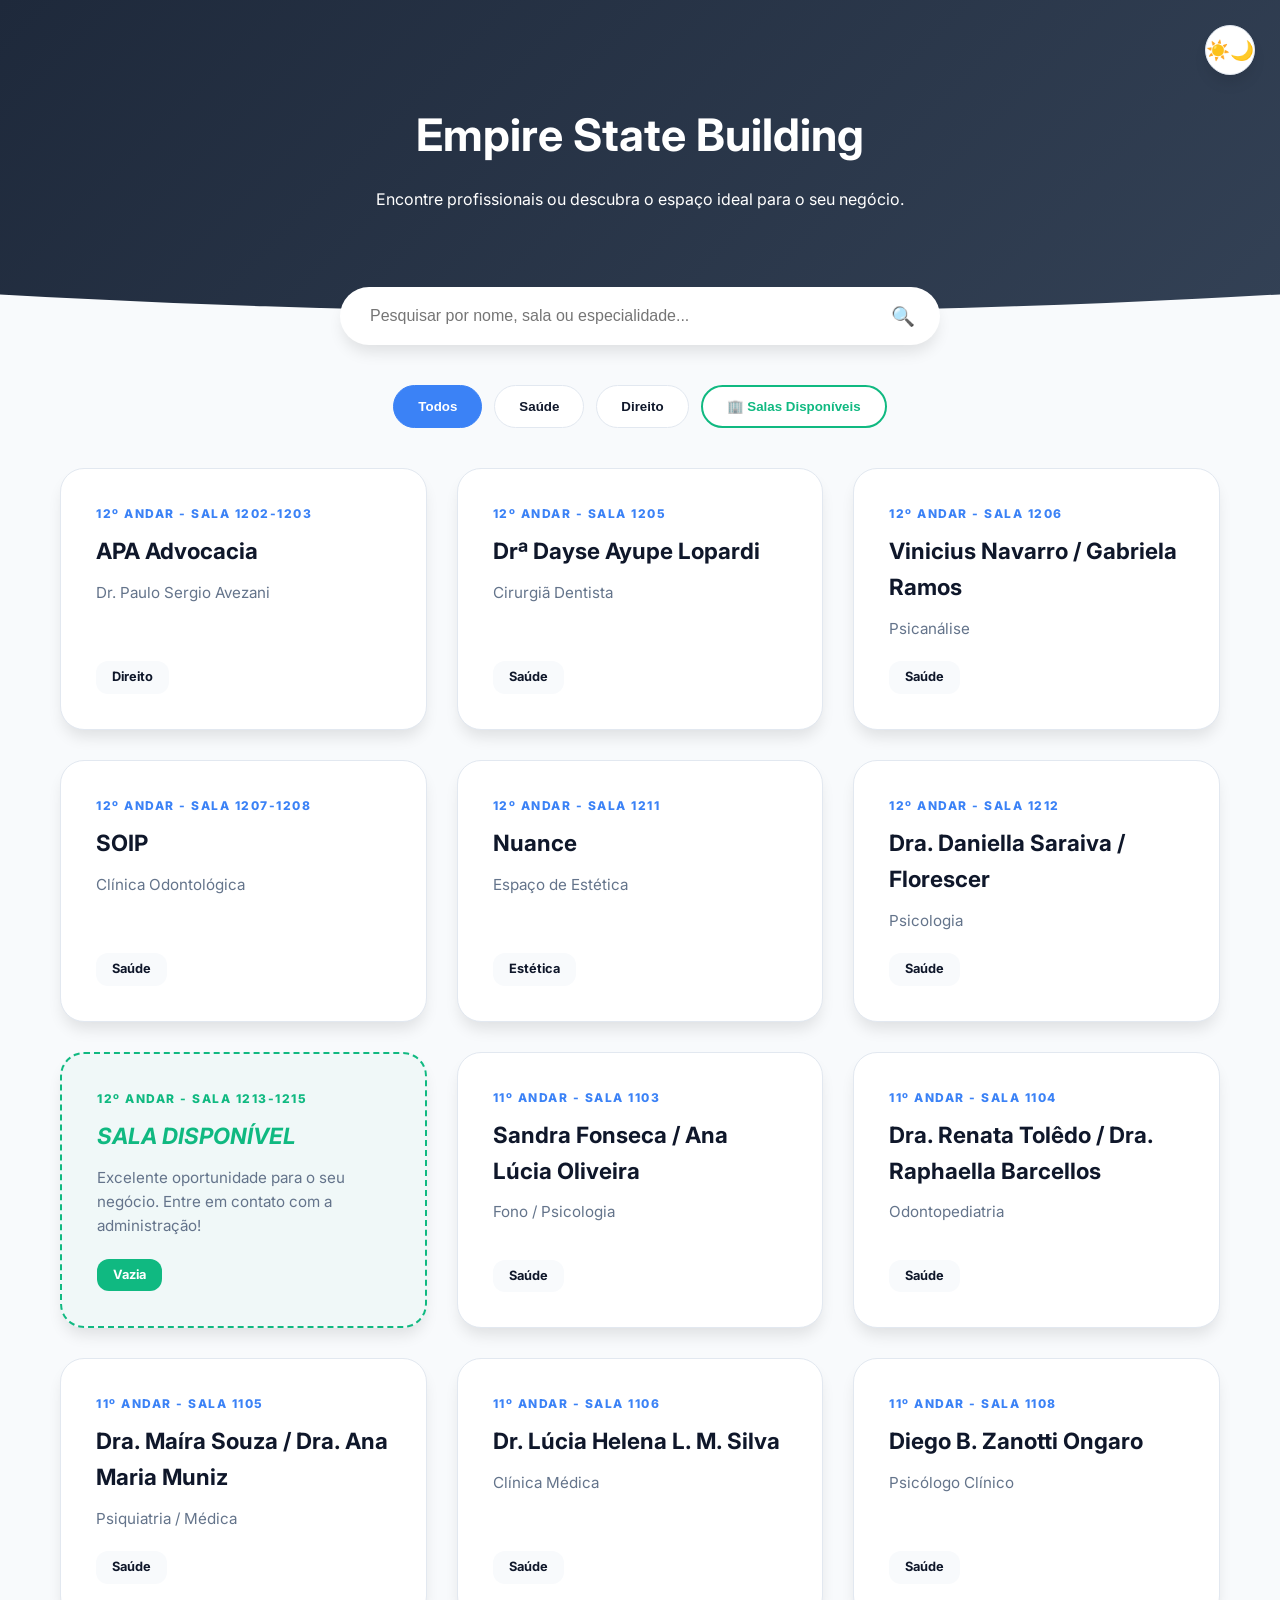
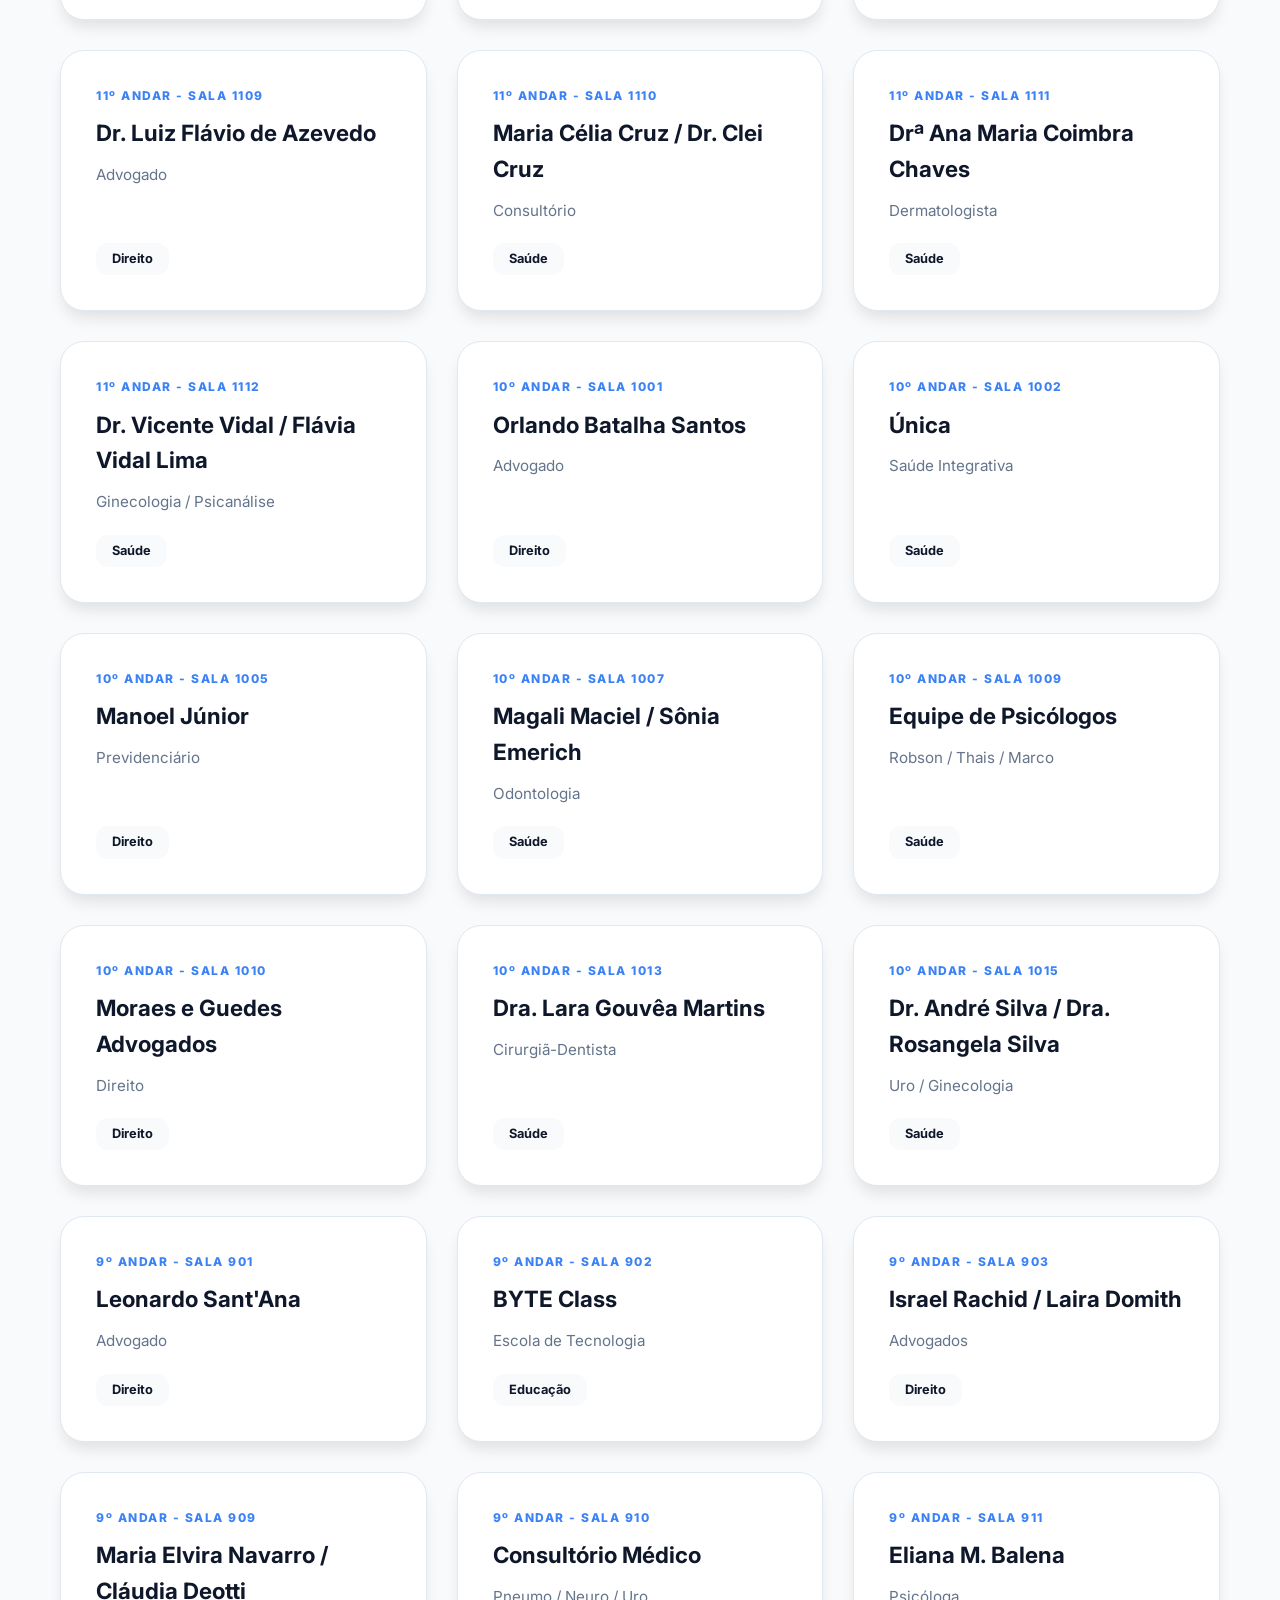
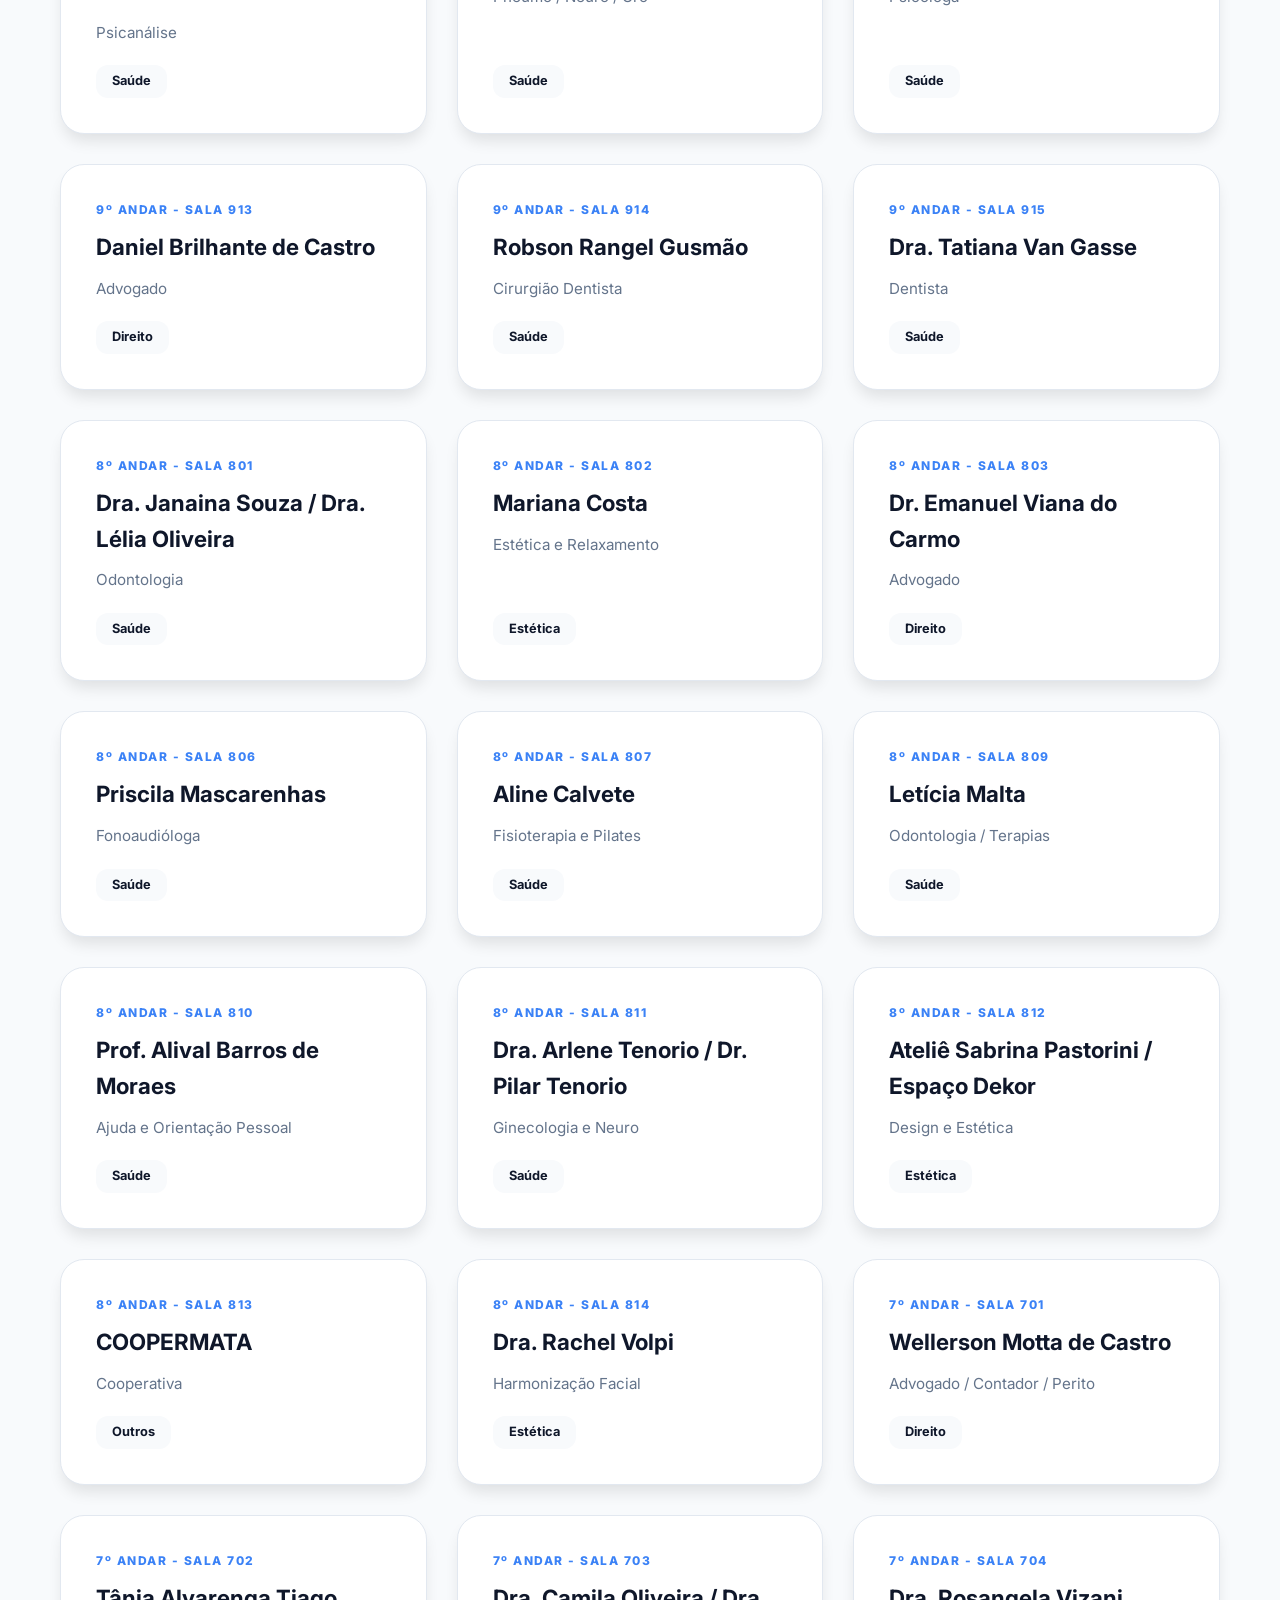
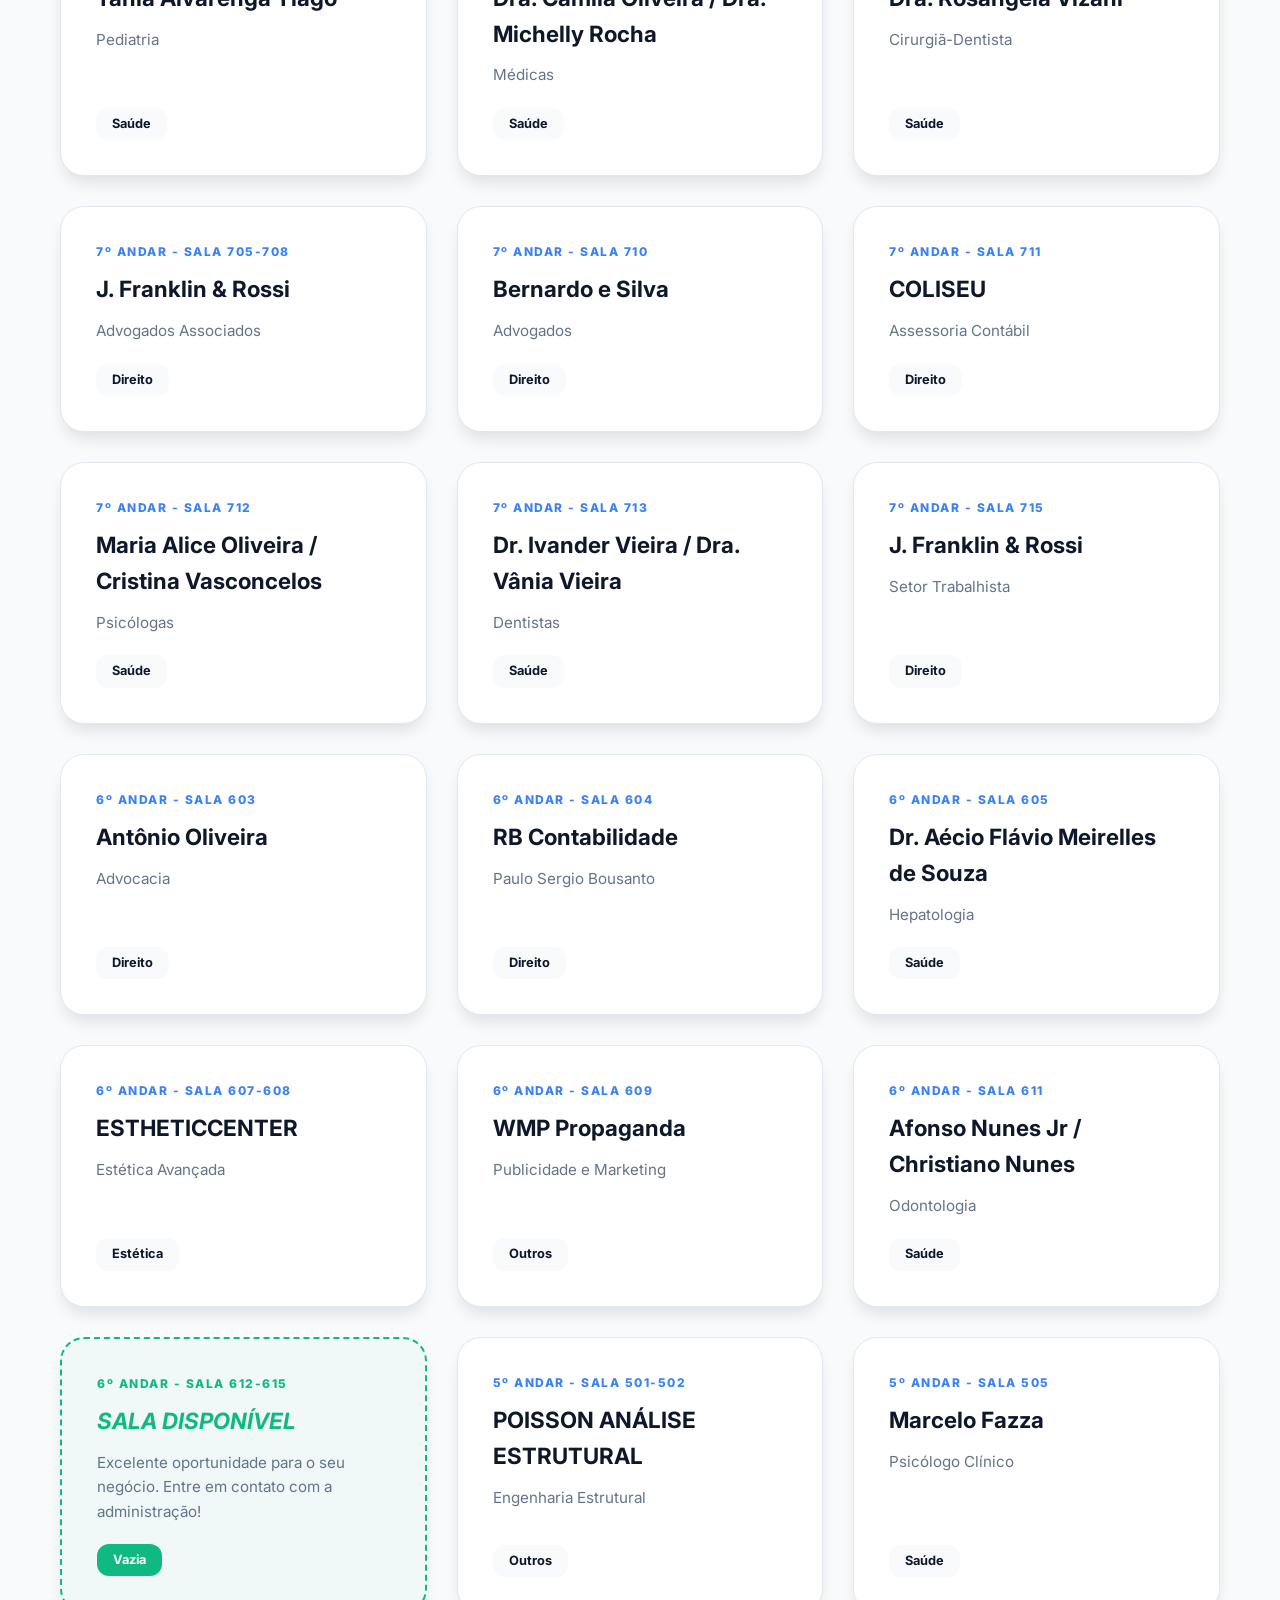
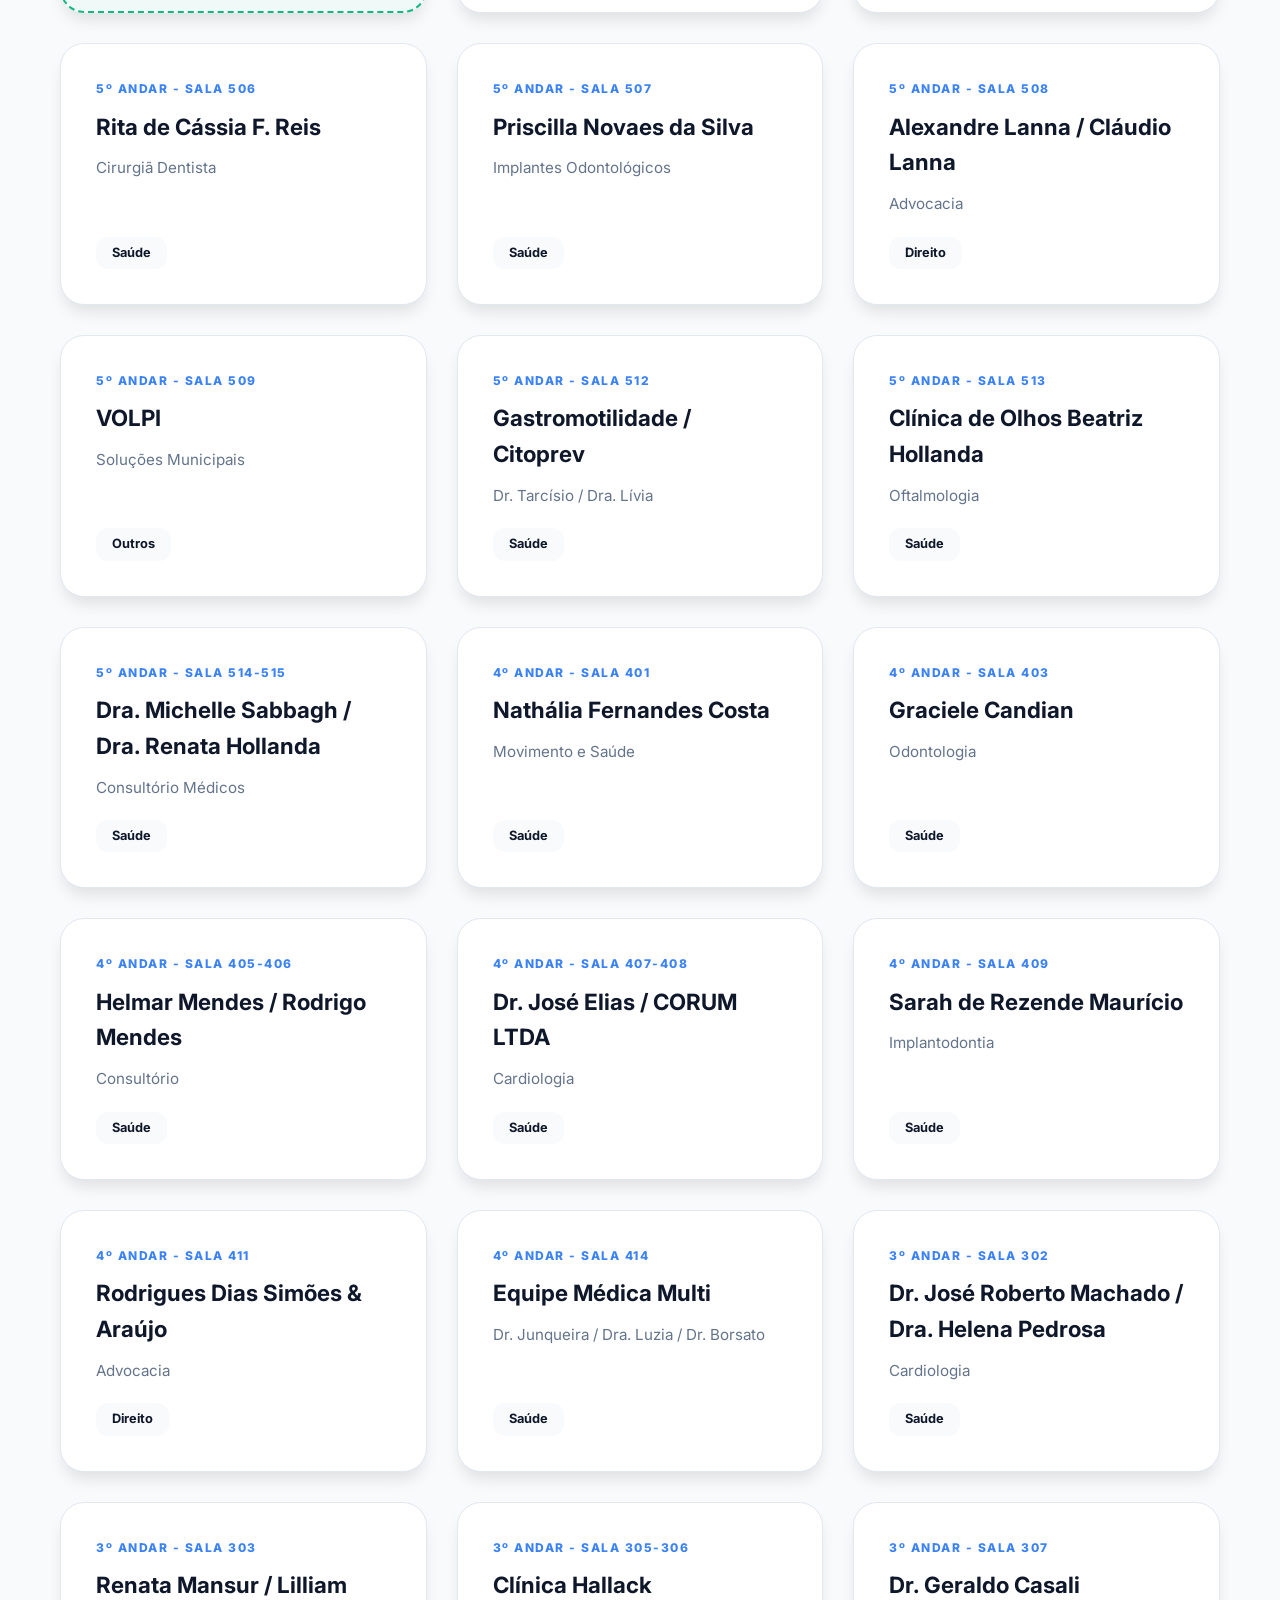
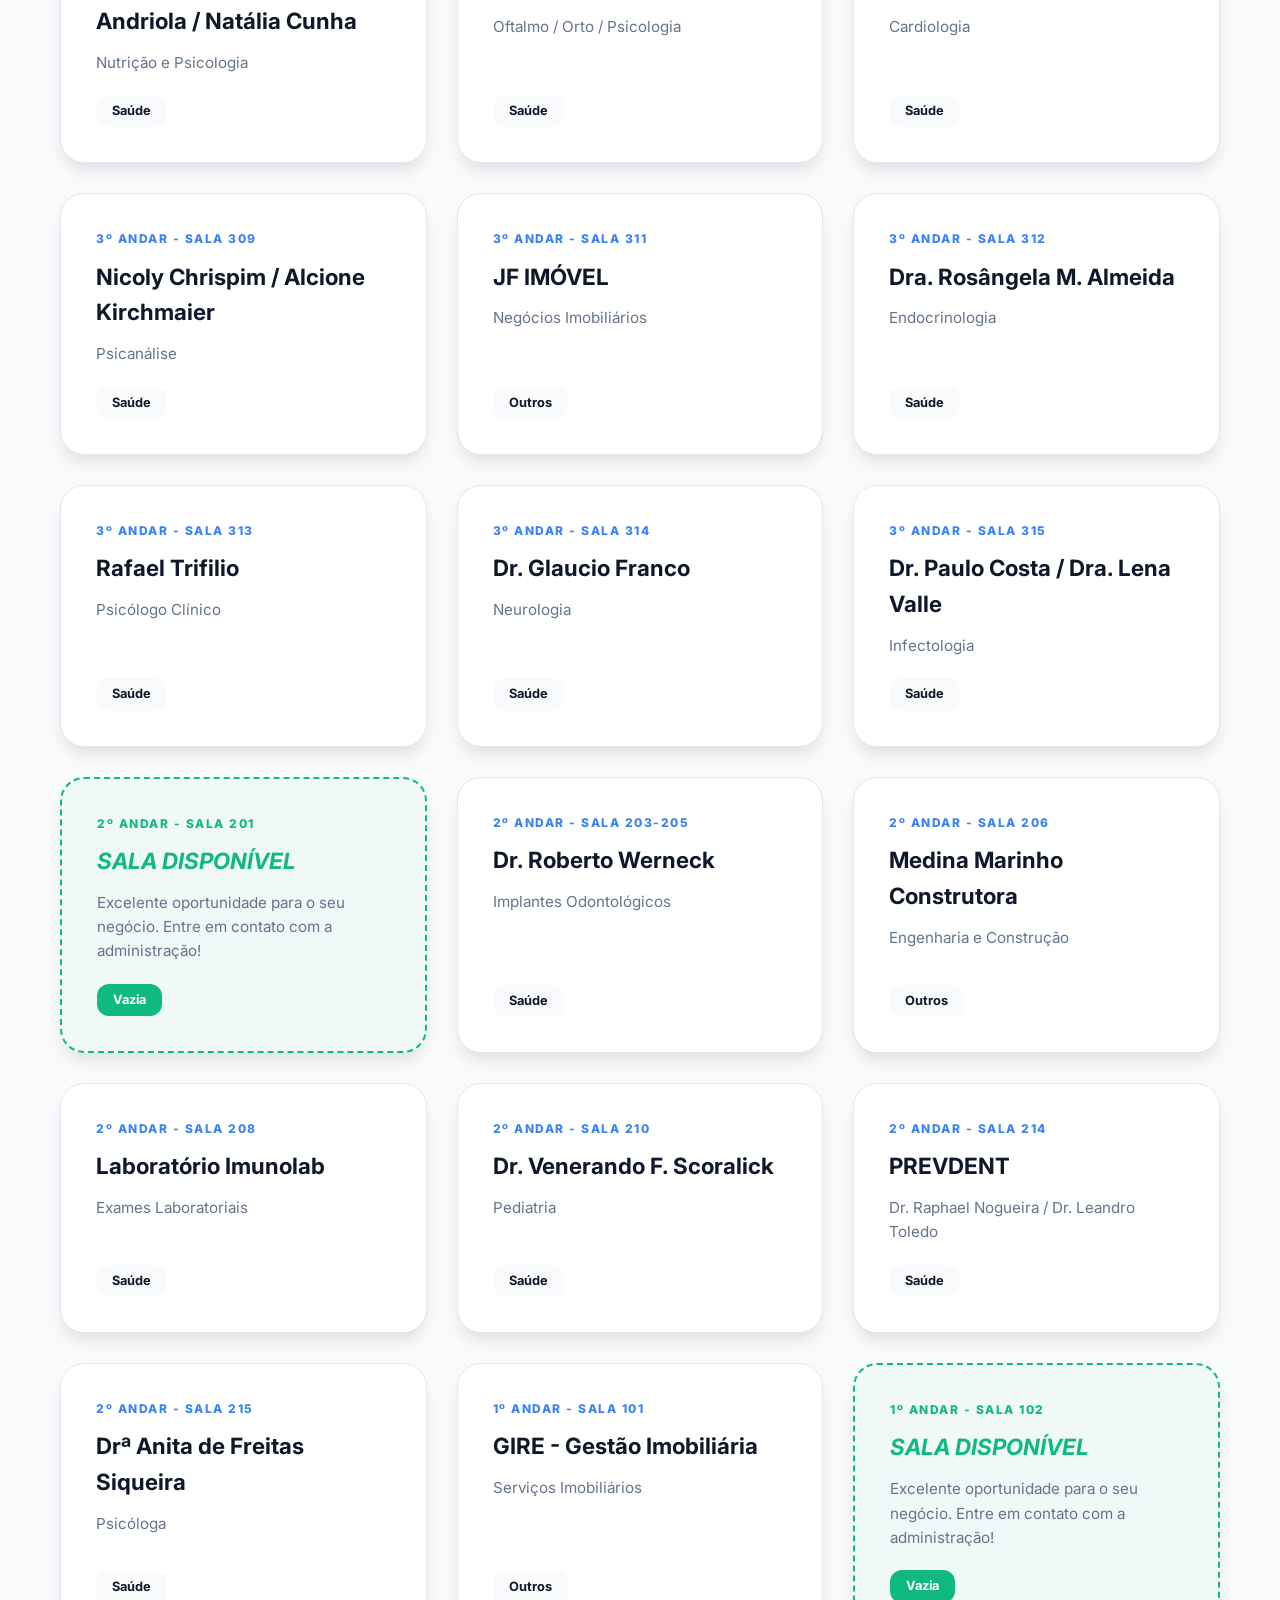
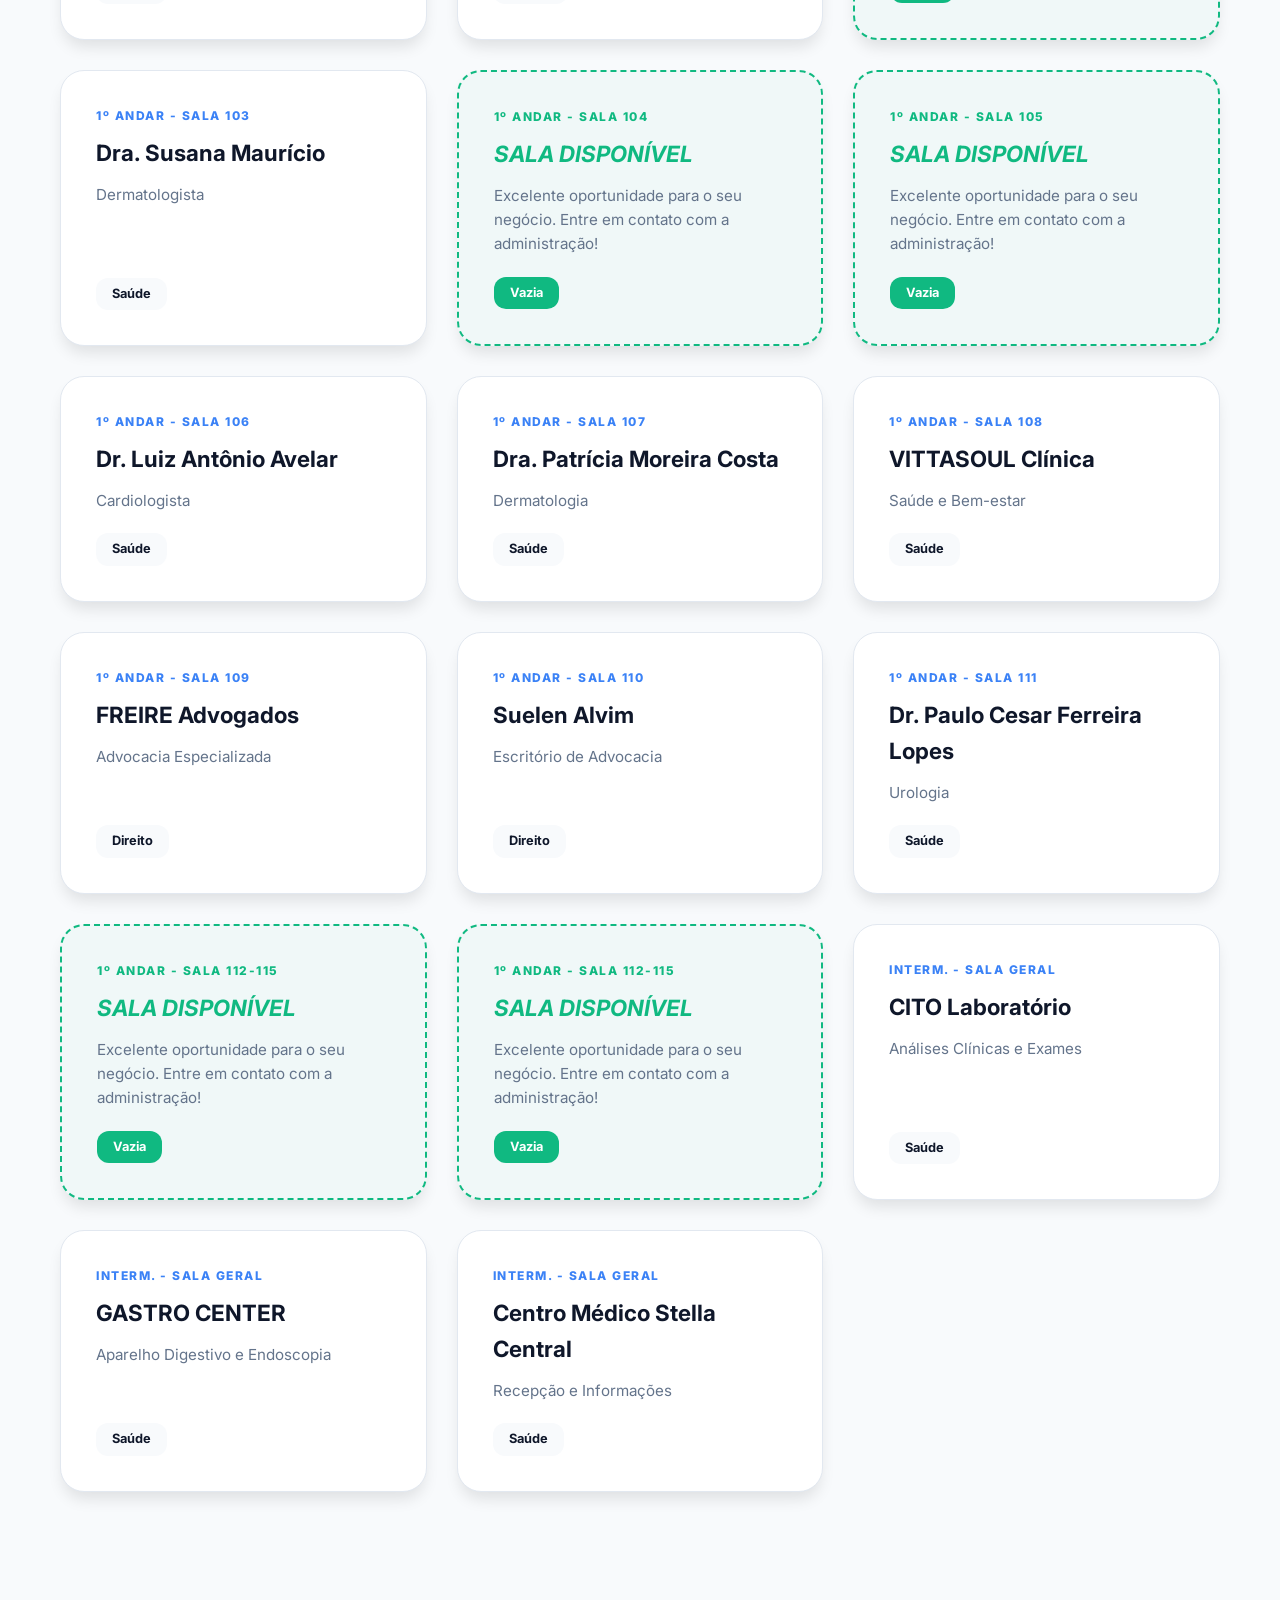
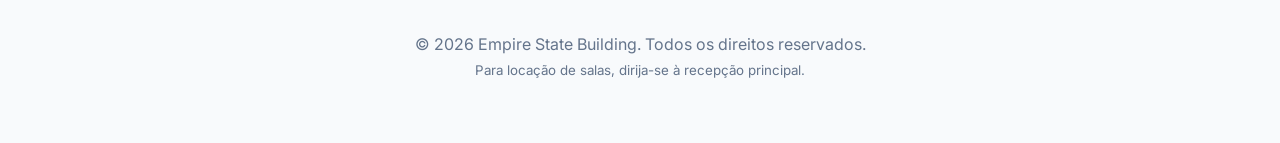
<file: index.html>
<!doctype html>
<html lang="pt-br" data-theme="light">
  <head>
    <meta charset="UTF-8" />
    <meta name="viewport" content="width=device-width, initial-scale=1.0" />
    <title>Empire State Building | Gestão de Espaços</title>

    <link rel="stylesheet" href="style.css" />

    <link rel="preconnect" href="https://fonts.googleapis.com" />
    <link rel="preconnect" href="https://fonts.gstatic.com" crossorigin />
    <link
      href="https://fonts.googleapis.com/css2?family=Inter:wght@400;600;700&display=swap"
      rel="stylesheet"
    />
  </head>
  <body>
    <button
      id="theme-toggle"
      class="theme-btn"
      aria-label="Alternar modo de cor"
    >
      <span class="icon-sun">☀️</span>
      <span class="icon-moon">🌙</span>
    </button>

    <header class="hero">
      <div class="hero-content">
        <h1>Empire State Building</h1>
        <p>
          Encontre profissionais ou descubra o espaço ideal para o seu negócio.
        </p>
      </div>
    </header>

    <main class="container">
      <div class="search-container">
        <input
          type="text"
          id="searchInput"
          placeholder="Pesquisar por nome, sala ou especialidade..."
          onkeyup="buscar()"
        />
        <span class="search-icon">🔍</span>
      </div>

      <nav class="filters">
        <button class="filter-btn active" onclick="filter('todos', this)">
          Todos
        </button>
        <button class="filter-btn" onclick="filter('saúde', this)">
          Saúde
        </button>
        <button class="filter-btn" onclick="filter('direito', this)">
          Direito
        </button>
        <button class="filter-btn btn-negocios" onclick="filterVazias(this)">
          🏢 Salas Disponíveis
        </button>
      </nav>

      <section class="directory" id="directory"></section>
    </main>

    <footer class="footer">
      <p>&copy; 2026 Empire State Building. Todos os direitos reservados.</p>
      <p>
        <small>Para locação de salas, dirija-se à recepção principal.</small>
      </p>
    </footer>

    <script src="script.js"></script>
  </body>
</html>
</file>
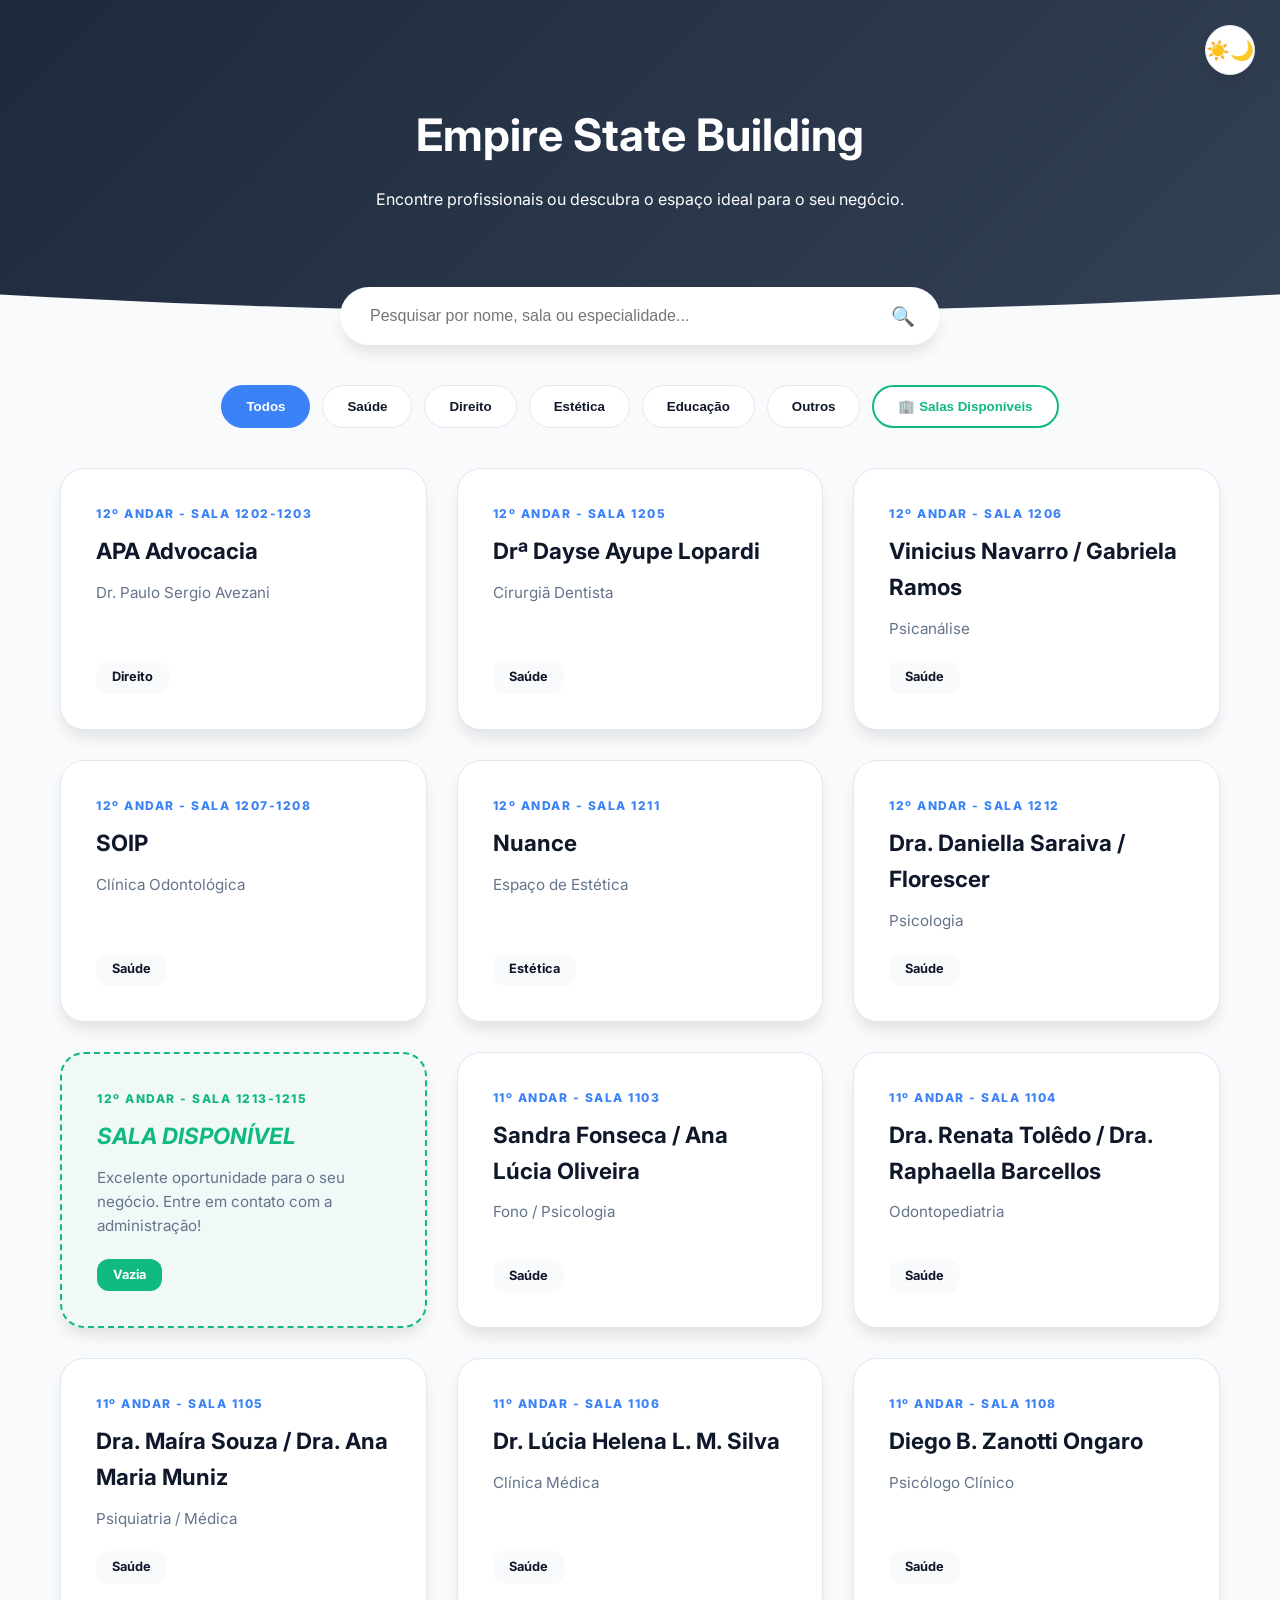
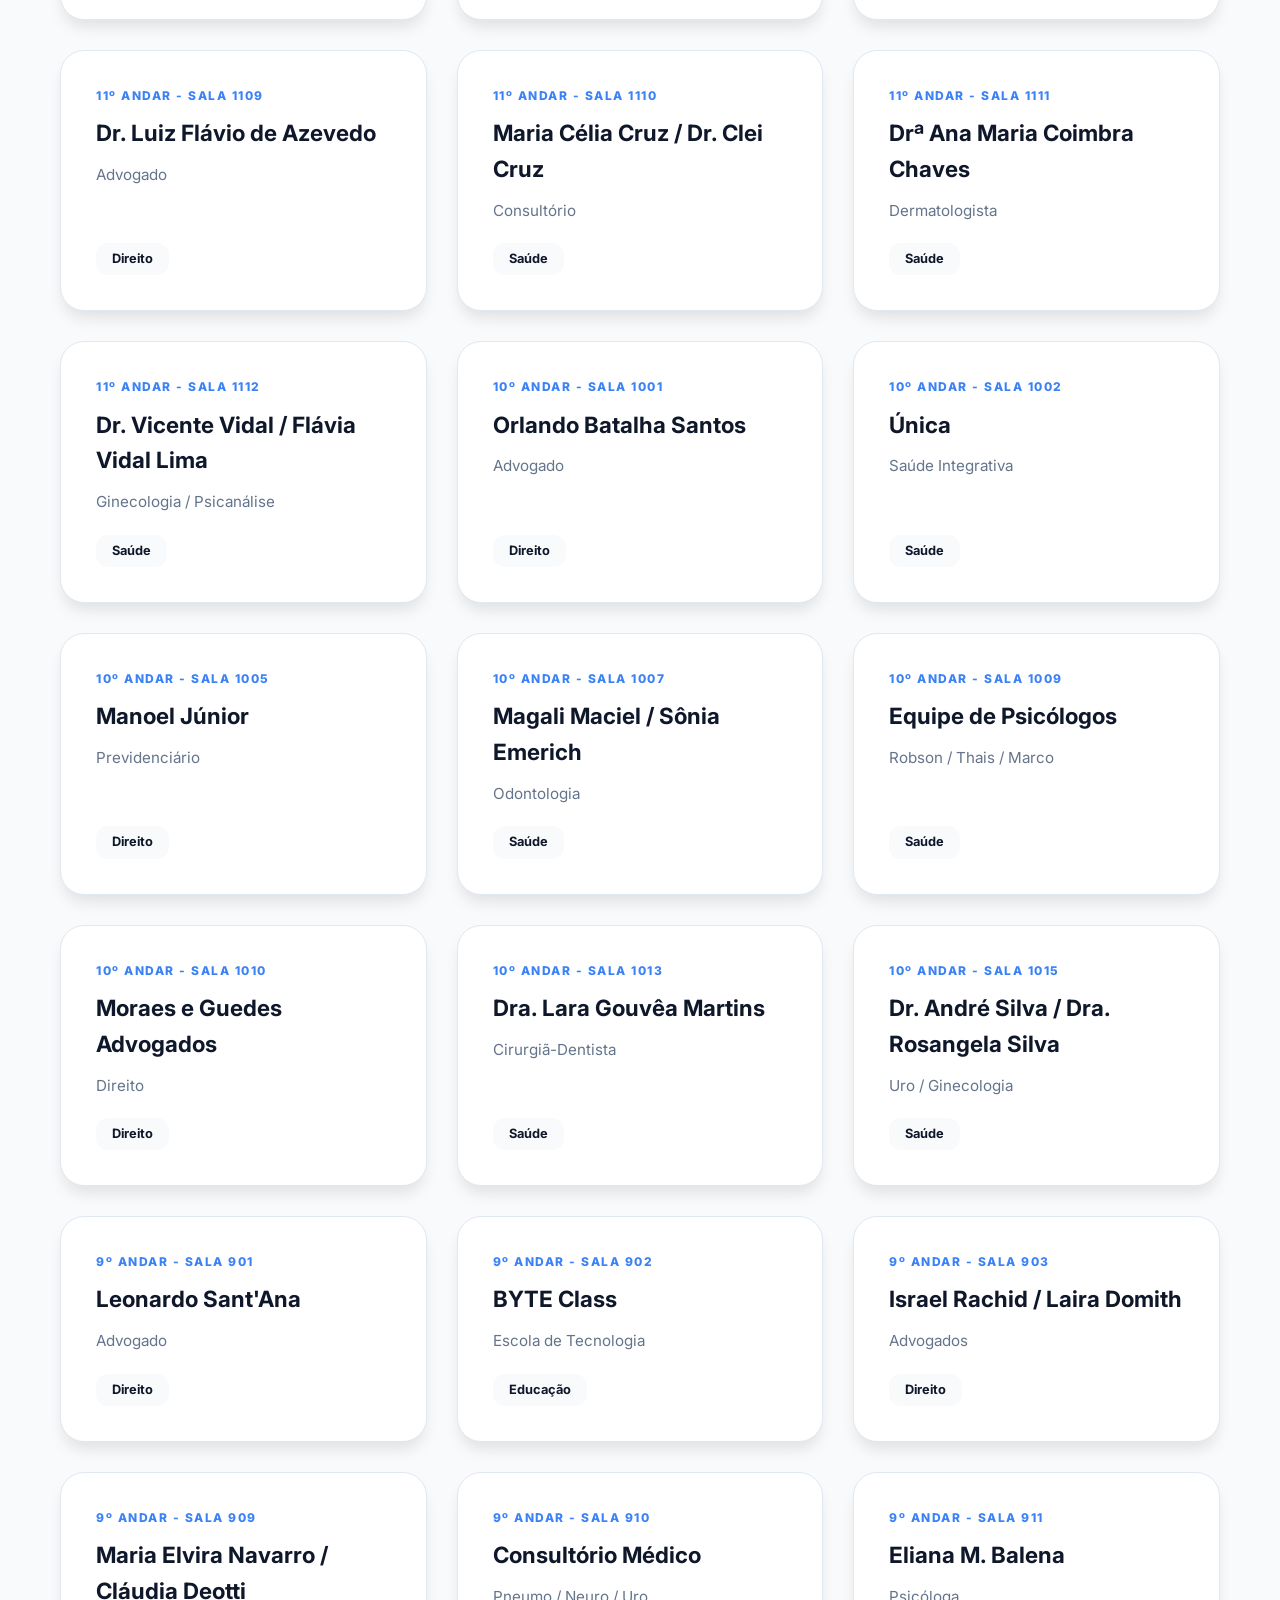
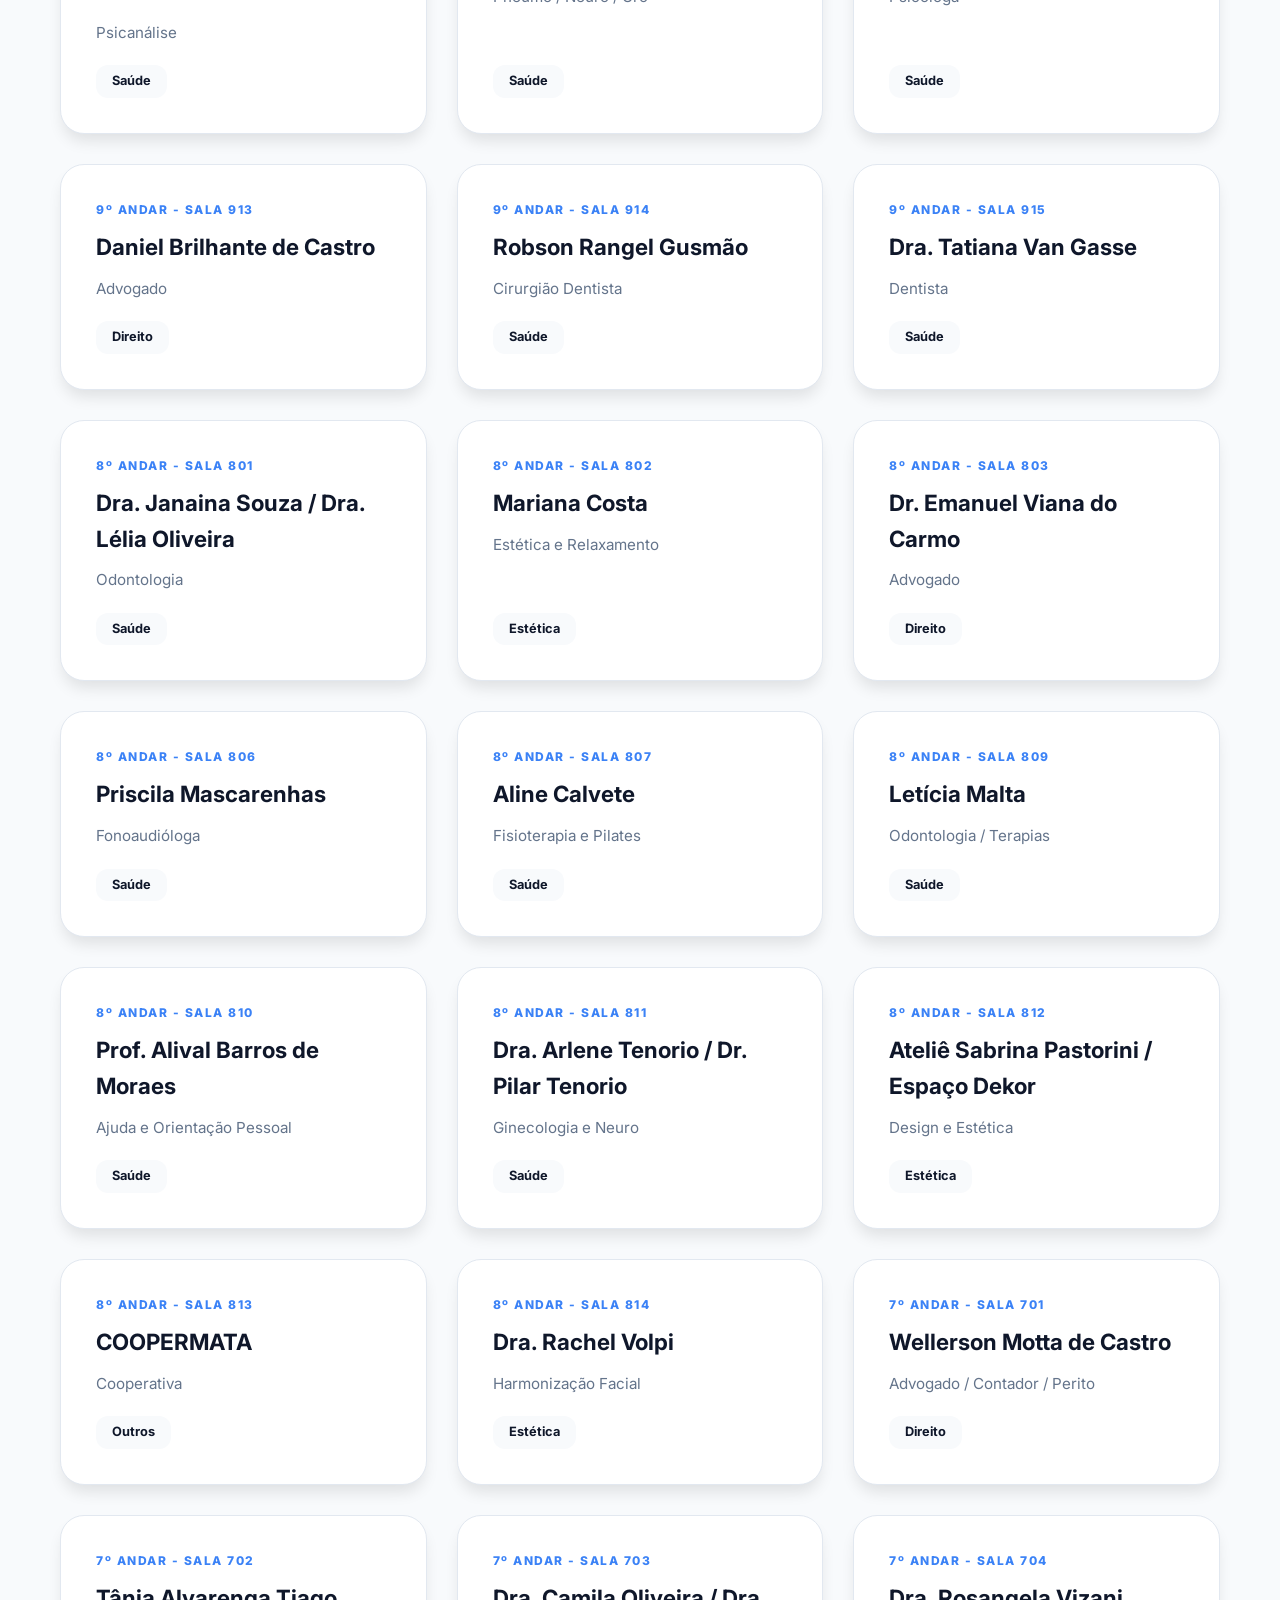
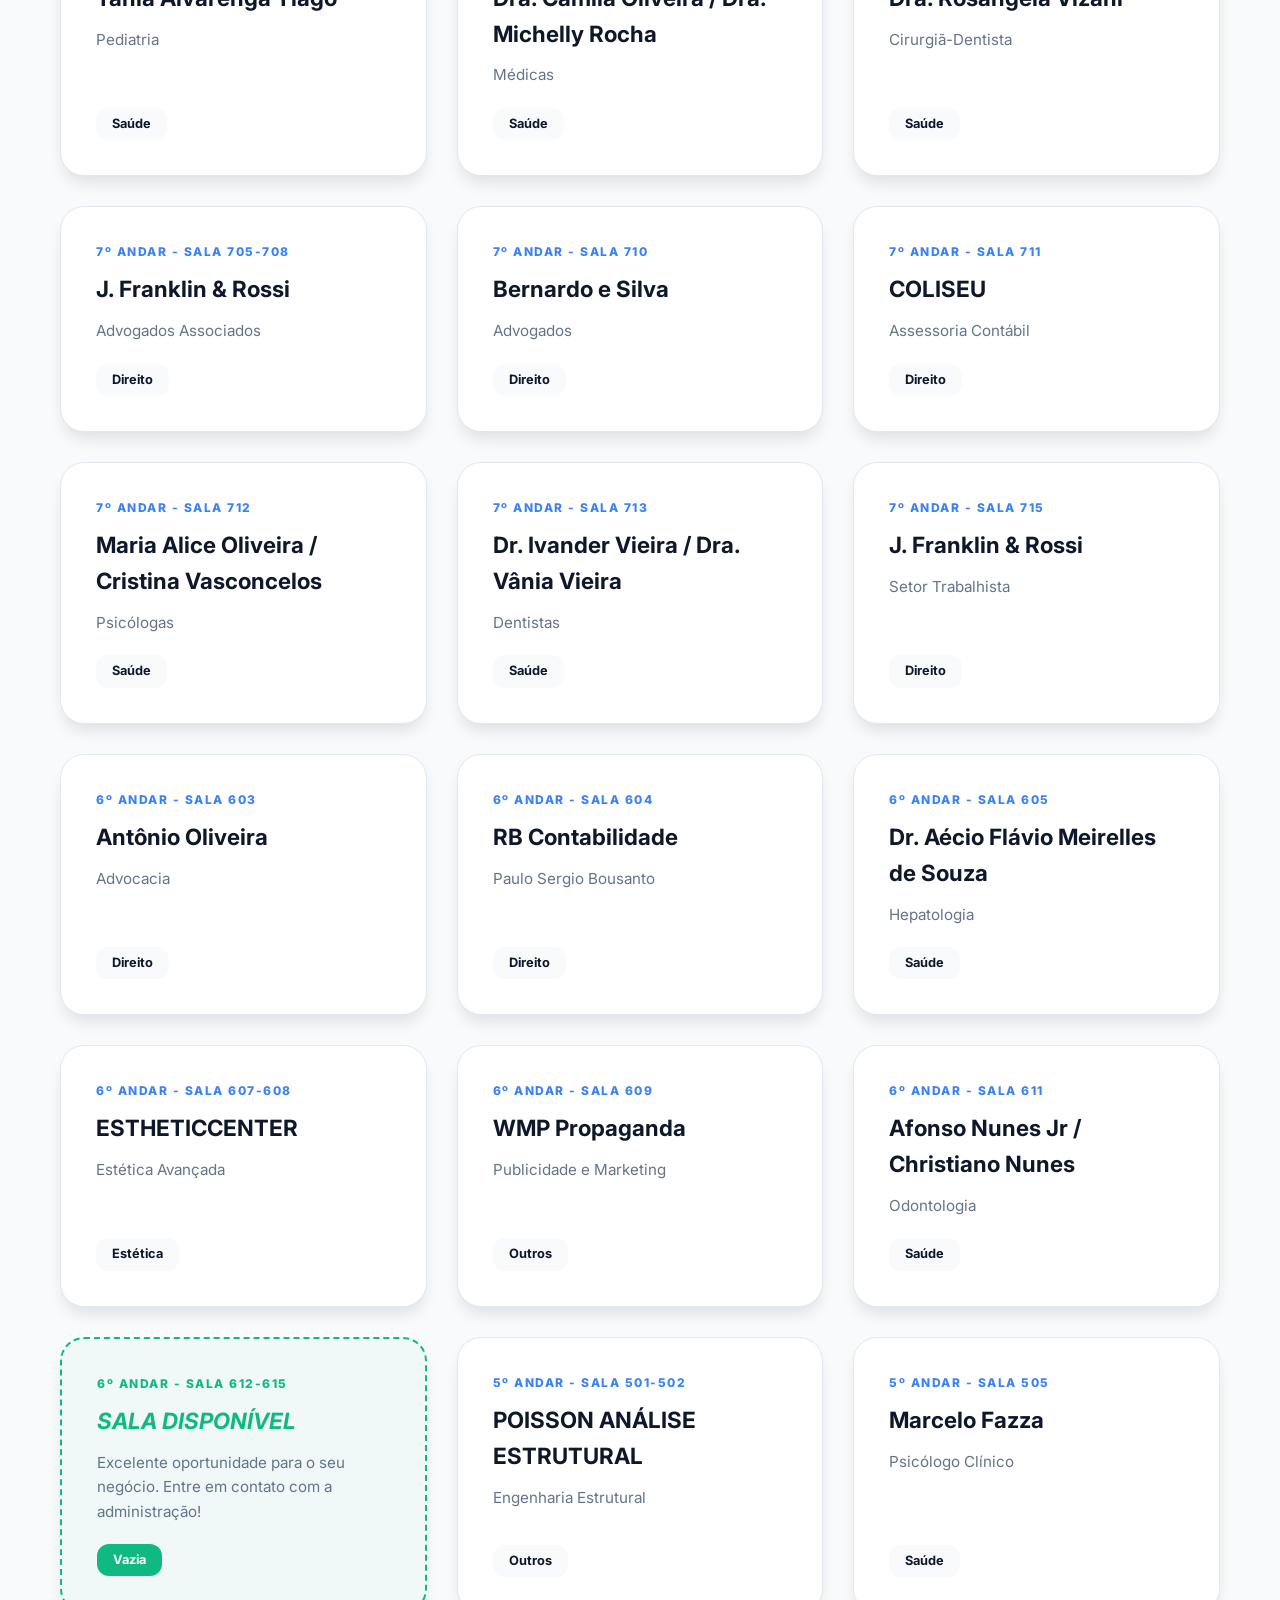
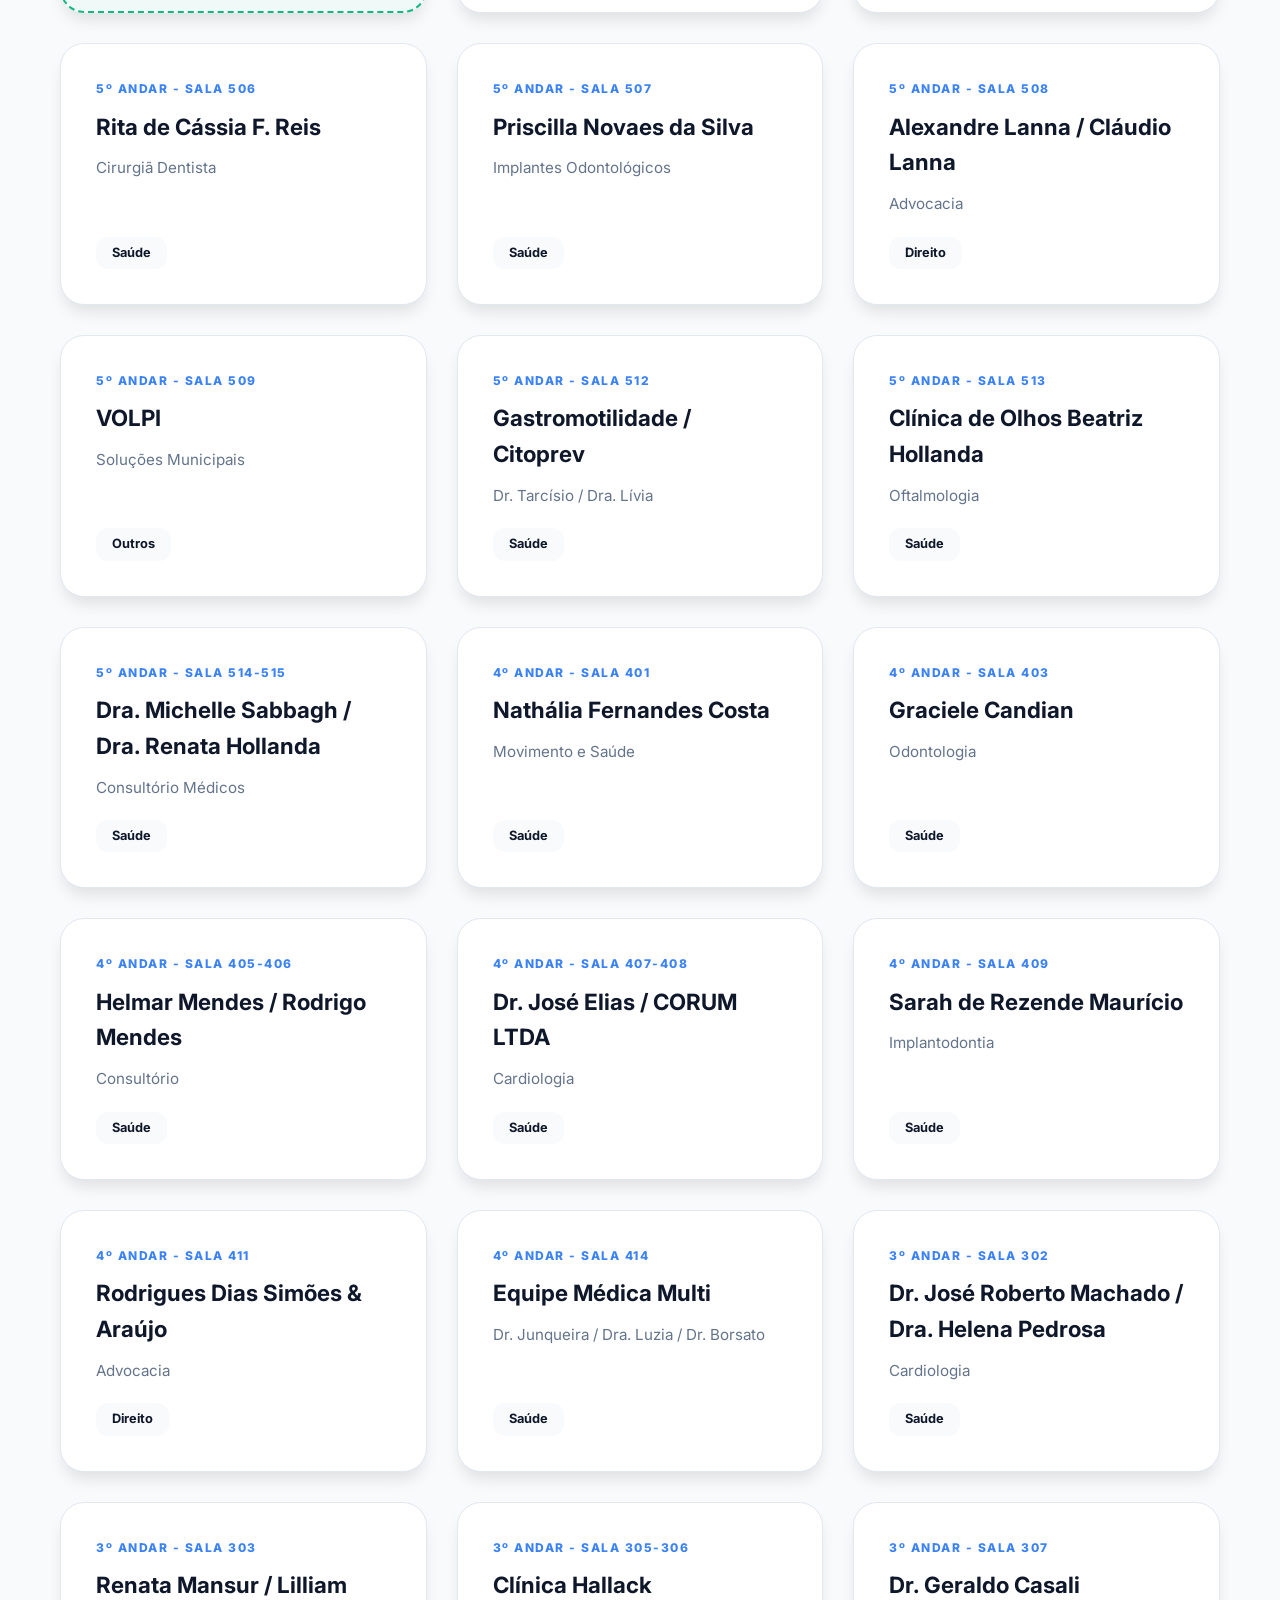
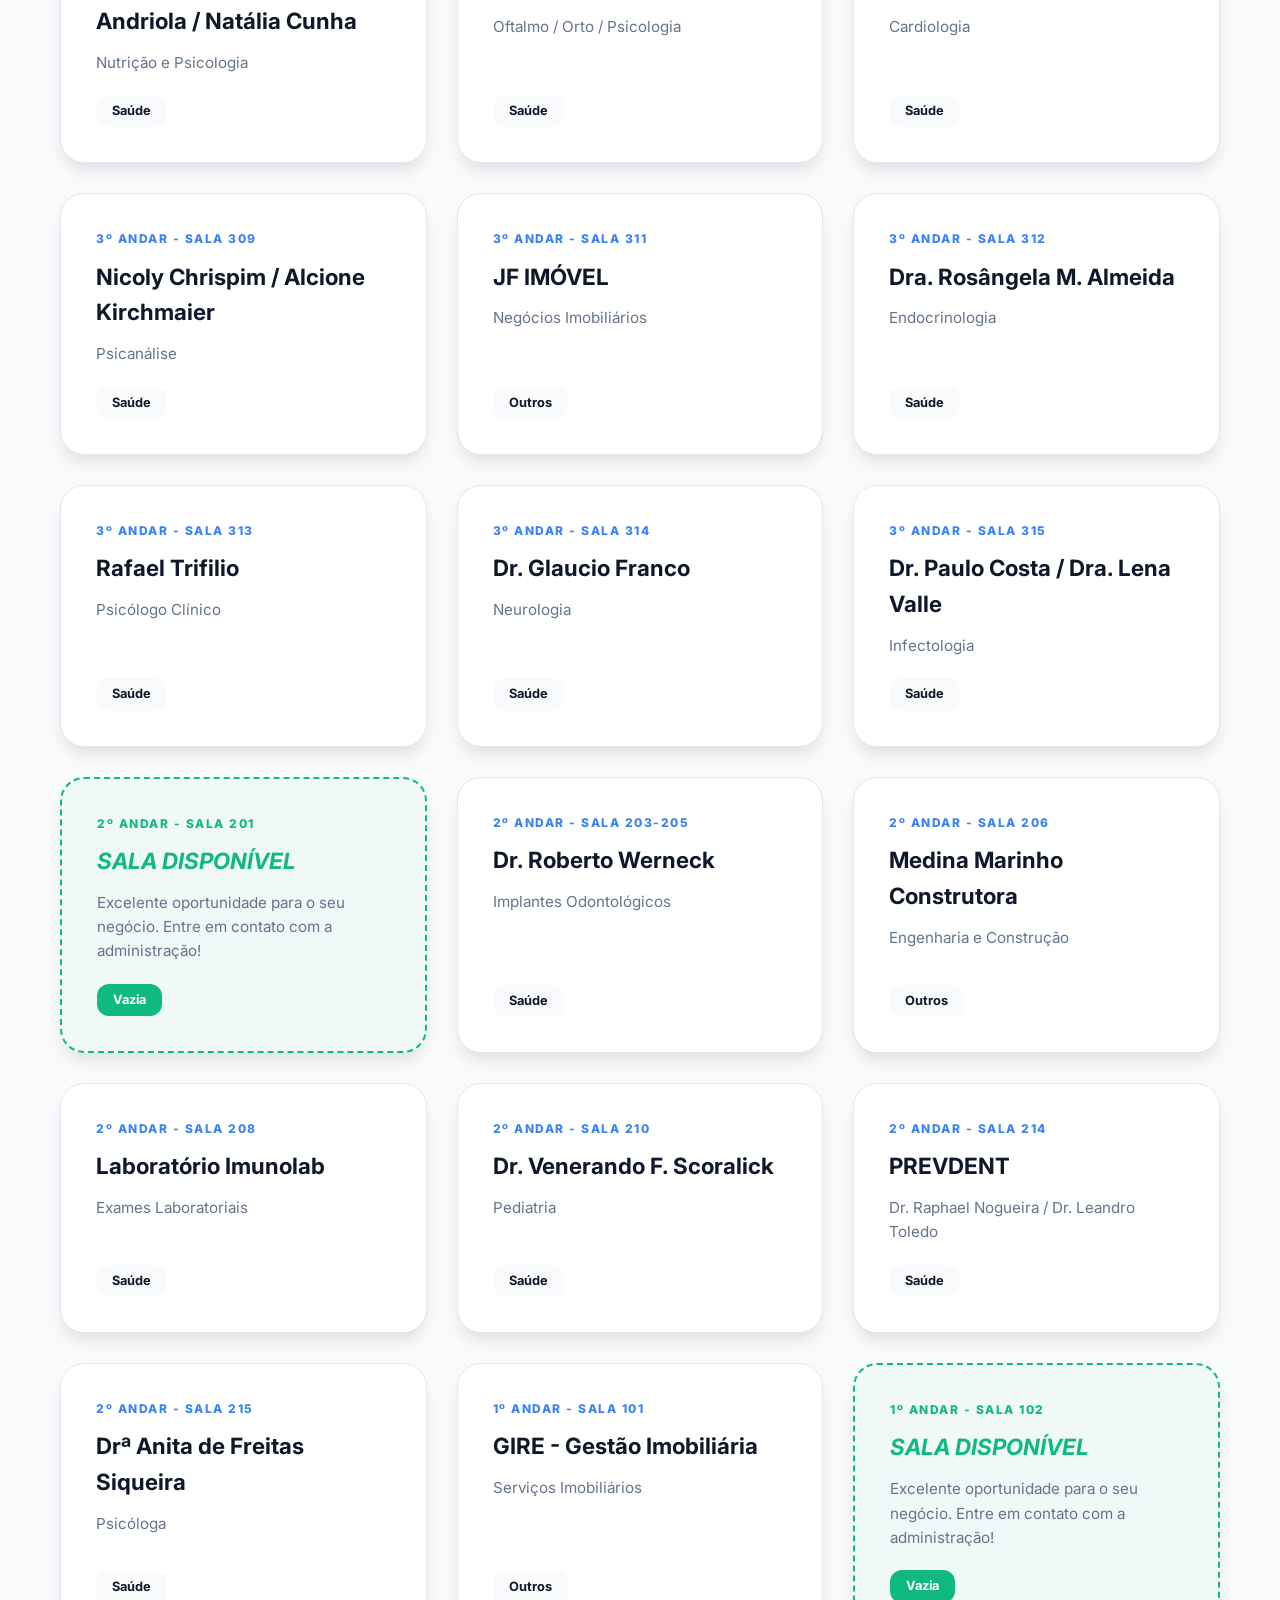
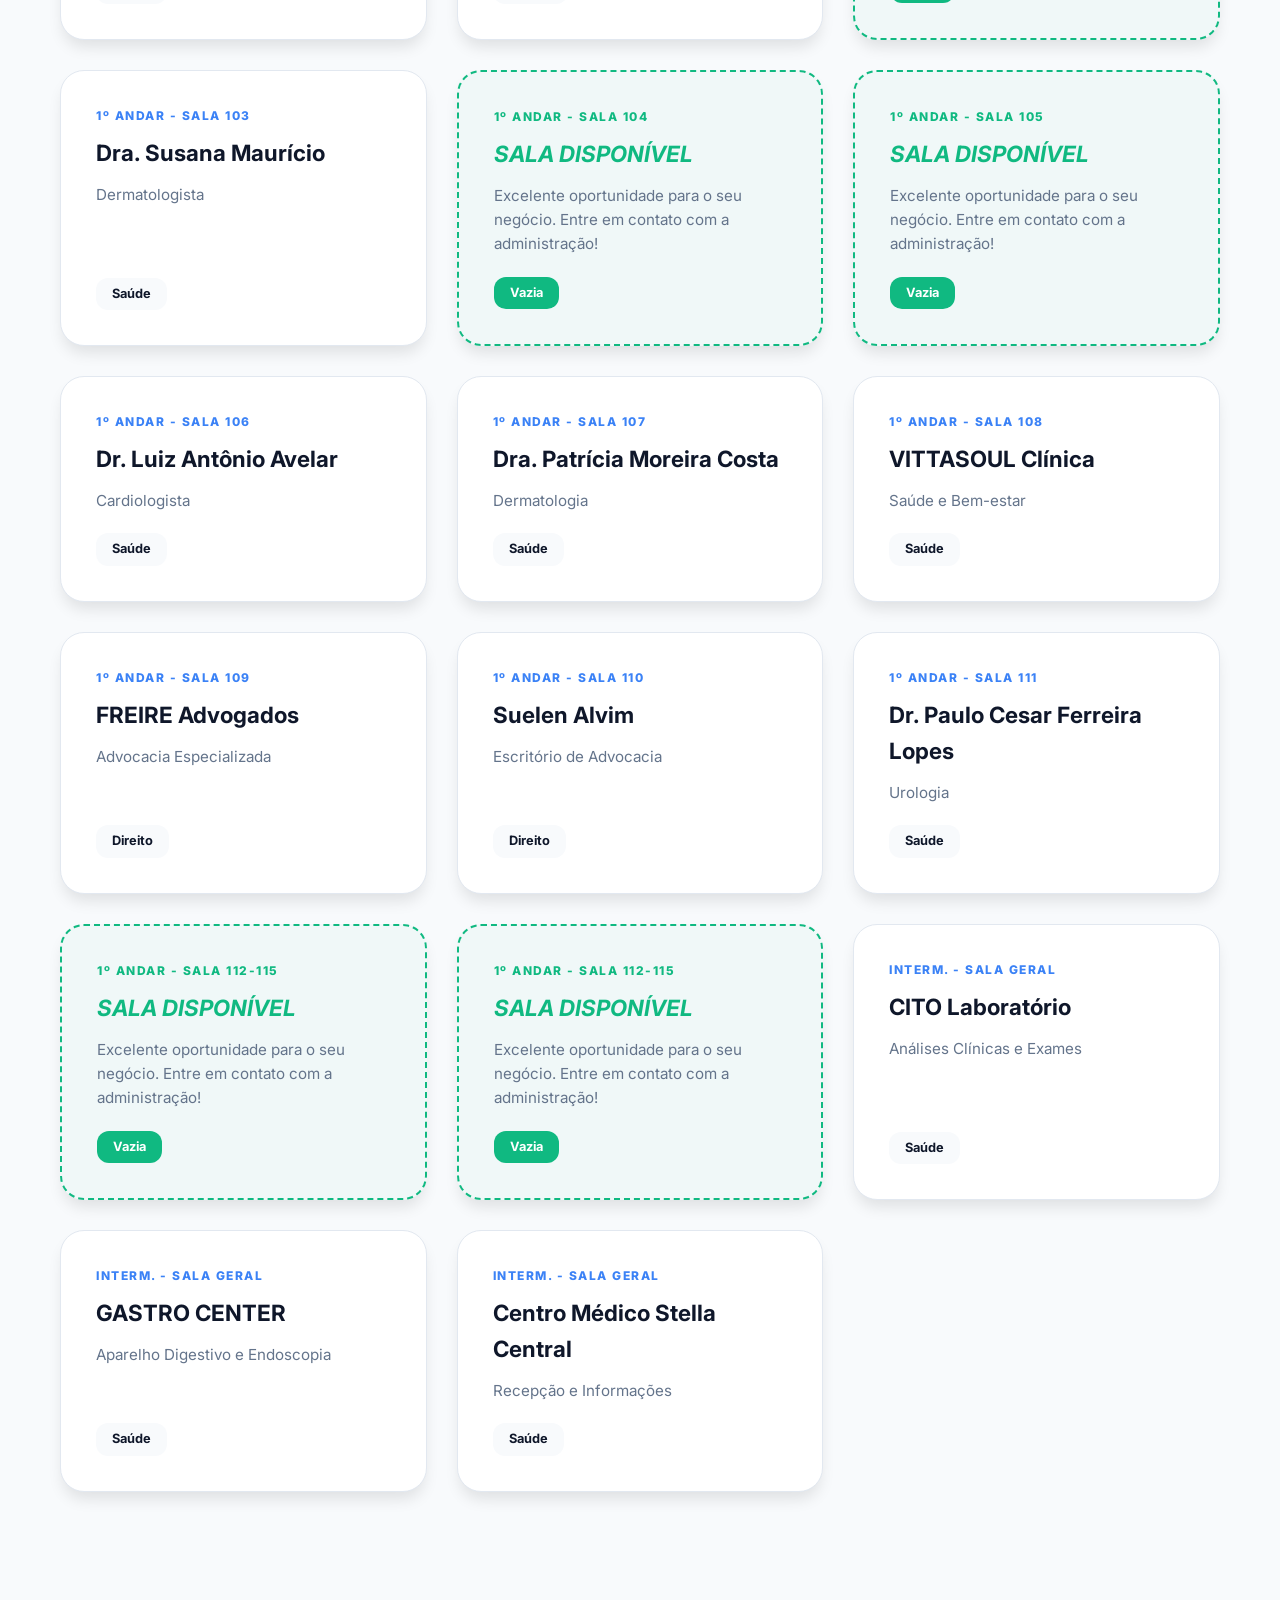
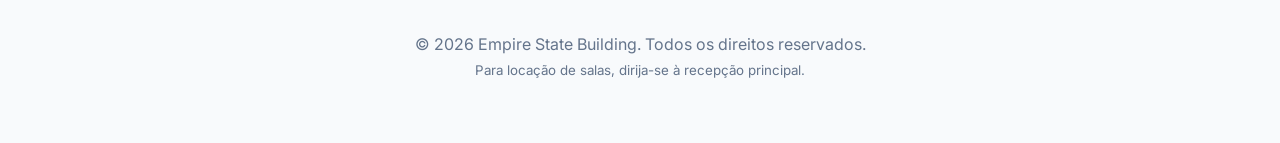
<file: minhaVersao/index.html>
<!doctype html>
<html lang="pt-br" data-theme="light">
  <head>
    <meta charset="UTF-8" />
    <meta name="viewport" content="width=device-width, initial-scale=1.0" />
    <title>Empire State Building | Gestão de Espaços</title>

    <link rel="stylesheet" href="style.css" />

    <link rel="preconnect" href="https://fonts.googleapis.com" />
    <link rel="preconnect" href="https://fonts.gstatic.com" crossorigin />
    <link
      href="https://fonts.googleapis.com/css2?family=Inter:wght@400;600;700&display=swap"
      rel="stylesheet"
    />
  </head>
  <body>
    <button
      id="theme-toggle"
      class="theme-btn"
      aria-label="Alternar modo de cor"
    >
      <span class="icon-sun">☀️</span>
      <span class="icon-moon">🌙</span>
    </button>

    <header class="hero">
      <div class="hero-content">
        <h1>Empire State Building</h1>
        <p>
          Encontre profissionais ou descubra o espaço ideal para o seu negócio.
        </p>
      </div>
    </header>

    <main class="container">
      <div class="search-container">
        <input
          type="text"
          id="searchInput"
          placeholder="Pesquisar por nome, sala ou especialidade..."
          onkeyup="buscar()"
        />
        <span class="search-icon">🔍</span>
      </div>

      <nav class="filters">
        <button class="filter-btn active" onclick="filter('todos', this)">
          Todos
        </button>
        <button class="filter-btn" onclick="filter('saúde', this)">
          Saúde
        </button>
        <button class="filter-btn" onclick="filter('direito', this)">
          Direito
        </button>
        <button class="filter-btn" onclick="filter('estética', this)">
          Estética
        </button>
        <button class="filter-btn" onclick="filter('educação', this)">
          Educação
        </button>
        <button class="filter-btn" onclick="filter('outros', this)">
          Outros
        </button>
        <button class="filter-btn btn-negocios" onclick="filterVazias(this)">
          🏢 Salas Disponíveis
        </button>
      </nav>

      <section class="directory" id="directory"></section>
    </main>

    <footer class="footer">
      <p>&copy; 2026 Empire State Building. Todos os direitos reservados.</p>
      <p>
        <small>Para locação de salas, dirija-se à recepção principal.</small>
      </p>
    </footer>

    <script src="api.js"></script>
    <script src="script.js"></script>
  </body>
</html>
</file>
<file: style.css>
/* 1. Variáveis de Tema */
:root {
  --bg-body: #f8fafc;
  --bg-card: #ffffff;
  --bg-hero: linear-gradient(135deg, #1e293b 0%, #334155 100%);
  --text-main: #0f172a;
  --text-muted: #64748b;
  --accent: #3b82f6;
  --accent-vazia: #10b981; /* Verde para disponibilidade/sucesso */
  --shadow: 0 10px 15px -3px rgba(0, 0, 0, 0.1);
  --border: #e2e8f0;
  --skeleton-bg: #e2e8f0;
}

[data-theme="dark"] {
  --bg-body: #0f172a;
  --bg-card: #1e293b;
  --bg-hero: linear-gradient(135deg, #020617 0%, #1e293b 100%);
  --text-main: #f1f5f9;
  --text-muted: #94a3b8;
  --accent: #60a5fa;
  --accent-vazia: #34d399;
  --shadow: 0 20px 25px -5px rgba(0, 0, 0, 0.4);
  --border: #334155;
  --skeleton-bg: #334155;
}

/* 2. Reset Global */
* {
  margin: 0;
  padding: 0;
  box-sizing: border-box;
}

body {
  font-family: "Inter", sans-serif;
  background-color: var(--bg-body);
  color: var(--text-main);
  line-height: 1.6;
  transition: all 0.3s ease;
}

.container {
  max-width: 1200px;
  margin: 0 auto;
  padding: 0 20px;
}

/* 3. Hero & Header */
.hero {
  background: var(--bg-hero);
  color: white;
  padding: 100px 20px;
  text-align: center;
  clip-path: ellipse(150% 100% at 50% 0%);
  margin-bottom: 50px;
}

.hero h1 {
  font-size: 2.8rem;
  font-weight: 700;
  margin-bottom: 15px;
}

/* 4. Barra de Pesquisa */
/* 1. Container */
.search-container {
  position: relative;
  max-width: 600px;
  margin: -75px auto 40px;
  z-index: 10;
}

/* 2. O Input */
#searchInput {
  position: relative;
  z-index: 1; /* Baixamos para 1 */
  width: 100%;
  padding: 20px 60px 20px 30px;
  border-radius: 50px;
  border: none;
  background: var(--bg-card);
  color: var(--text-main);
  box-shadow: var(--shadow);
  font-size: 1rem;
  outline: none;
  transition: all 0.3s ease;
}

/* 3. A Lupa */
.search-icon {
  position: absolute;
  right: 25px;
  top: 50%;
  transform: translateY(-50%);

  /* AQUI ESTÁ O SEGREDO */
  z-index: 2; /* Apenas 1 nível acima do input */
  pointer-events: none !important;

  /* Adiciona isto para teste: */
  cursor: text;

  font-size: 1.2rem;
  color: var(--text-muted);
}

/* 5. Filtros */
.filters {
  display: flex;
  justify-content: center;
  gap: 12px;
  margin-bottom: 40px;
  flex-wrap: wrap;
}

.filter-btn {
  padding: 12px 24px;
  border-radius: 30px;
  border: 1px solid var(--border);
  background: var(--bg-card);
  color: var(--text-main);
  cursor: pointer;
  font-weight: 600;
  transition: 0.3s;
}

.filter-btn.active {
  background: var(--accent);
  color: white;
  border-color: var(--accent);
}

/* Destaque para o botão de Salas Disponíveis */
.btn-negocios {
  border: 2px solid var(--accent-vazia);
  color: var(--accent-vazia);
}

.btn-negocios.active,
.btn-negocios:hover {
  background: var(--accent-vazia) !important;
  color: white !important;
}

/* 6. Grid de Diretório */
.directory {
  display: grid;
  grid-template-columns: repeat(auto-fill, minmax(320px, 1fr));
  gap: 30px;
  padding-bottom: 80px;
}

/* 7. Card Principal */
.card {
  background: var(--bg-card);
  padding: 35px;
  border-radius: 24px;
  border: 1px solid var(--border);
  box-shadow: var(--shadow);
  transition:
    transform 0.3s ease,
    box-shadow 0.3s ease;
  animation: fadeInUp 0.6s ease forwards;
  display: flex;
  flex-direction: column;
}

.card:hover {
  transform: translateY(-10px);
}

.card .floor {
  font-size: 0.75rem;
  font-weight: 800;
  color: var(--accent);
  text-transform: uppercase;
  letter-spacing: 1.5px;
  margin-bottom: 10px;
}

.card h3 {
  font-size: 1.4rem;
  margin-bottom: 12px;
}
.card p {
  color: var(--text-muted);
  font-size: 0.95rem;
  flex-grow: 1;
}

.badge {
  align-self: flex-start;
  margin-top: 20px;
  padding: 6px 16px;
  background: var(--bg-body);
  border-radius: 12px;
  font-size: 0.8rem;
  font-weight: 700;
}

/* 8. Estilo Especial: CARD VAZIO */
.card-vazia {
  border: 2px dashed var(--accent-vazia);
  background: rgba(16, 185, 129, 0.03); /* Fundo verde clarinho */
}

.card-vazia h3 {
  color: var(--accent-vazia);
  font-style: italic;
}
.card-vazia .floor {
  color: var(--accent-vazia);
}
.card-vazia .badge {
  background: var(--accent-vazia);
  color: white;
}

/* 9. Skeleton Screen */
.card-skeleton {
  background: var(--bg-card);
  padding: 35px;
  border-radius: 24px;
  height: 220px;
}

.skeleton {
  background: var(--skeleton-bg);
  border-radius: 8px;
  position: relative;
  overflow: hidden;
  margin-bottom: 15px;
}

.skeleton::after {
  content: "";
  position: absolute;
  top: 0;
  right: 0;
  bottom: 0;
  left: 0;
  background: linear-gradient(
    90deg,
    transparent,
    rgba(255, 255, 255, 0.2),
    transparent
  );
  animation: shimmer 2s infinite;
}

@keyframes shimmer {
  100% {
    transform: translateX(100%);
  }
}
@keyframes fadeInUp {
  from {
    opacity: 0;
    transform: translateY(30px);
  }
  to {
    opacity: 1;
    transform: translateY(0);
  }
}

.sk-floor {
  width: 40%;
  height: 15px;
}
.sk-title {
  width: 80%;
  height: 25px;
}
.sk-desc {
  width: 100%;
  height: 50px;
}

/* 10. Botão Dark Mode */
.theme-btn {
  position: fixed;
  top: 25px;
  right: 25px;
  z-index: 1000;
  background: var(--bg-card);
  border: 1px solid var(--border);
  width: 50px;
  height: 50px;
  border-radius: 50%;
  cursor: pointer;
  box-shadow: var(--shadow);
  display: flex;
  align-items: center;
  justify-content: center;
  font-size: 1.2rem;
}

.footer {
  text-align: center;
  padding: 60px;
  color: var(--text-muted);
}
</file>
<file: minhaVersao/style.css>
/* 1. Variáveis de Tema */
:root {
  --bg-body: #f8fafc;
  --bg-card: #ffffff;
  --bg-hero: linear-gradient(135deg, #1e293b 0%, #334155 100%);
  --text-main: #0f172a;
  --text-muted: #64748b;
  --accent: #3b82f6;
  --accent-vazia: #10b981; /* Verde para disponibilidade/sucesso */
  --shadow: 0 10px 15px -3px rgba(0, 0, 0, 0.1);
  --border: #e2e8f0;
  --skeleton-bg: #e2e8f0;
}

[data-theme="dark"] {
  --bg-body: #0f172a;
  --bg-card: #1e293b;
  --bg-hero: linear-gradient(135deg, #020617 0%, #1e293b 100%);
  --text-main: #f1f5f9;
  --text-muted: #94a3b8;
  --accent: #60a5fa;
  --accent-vazia: #34d399;
  --shadow: 0 20px 25px -5px rgba(0, 0, 0, 0.4);
  --border: #334155;
  --skeleton-bg: #334155;
}

/* 2. Reset Global */
* {
  margin: 0;
  padding: 0;
  box-sizing: border-box;
}

body {
  font-family: "Inter", sans-serif;
  background-color: var(--bg-body);
  color: var(--text-main);
  line-height: 1.6;
  transition: all 0.3s ease;
}

.container {
  max-width: 1200px;
  margin: 0 auto;
  padding: 0 20px;
}

/* 3. Hero & Header */
.hero {
  background: var(--bg-hero);
  color: white;
  padding: 100px 20px;
  text-align: center;
  clip-path: ellipse(150% 100% at 50% 0%);
  margin-bottom: 50px;
}

.hero h1 {
  font-size: 2.8rem;
  font-weight: 700;
  margin-bottom: 15px;
}

/* 4. Barra de Pesquisa */
/* 1. Container */
.search-container {
  position: relative;
  max-width: 600px;
  margin: -75px auto 40px;
  z-index: 10;
}

/* 2. O Input */
#searchInput {
  position: relative;
  z-index: 1; /* Baixamos para 1 */
  width: 100%;
  padding: 20px 60px 20px 30px;
  border-radius: 50px;
  border: none;
  background: var(--bg-card);
  color: var(--text-main);
  box-shadow: var(--shadow);
  font-size: 1rem;
  outline: none;
  transition: all 0.3s ease;
}

/* 3. A Lupa */
.search-icon {
  position: absolute;
  right: 25px;
  top: 50%;
  transform: translateY(-50%);

  /* AQUI ESTÁ O SEGREDO */
  z-index: 2; /* Apenas 1 nível acima do input */
  pointer-events: none !important;

  /* Adiciona isto para teste: */
  cursor: text;

  font-size: 1.2rem;
  color: var(--text-muted);
}

/* 5. Filtros */
.filters {
  display: flex;
  justify-content: center;
  gap: 12px;
  margin-bottom: 40px;
  flex-wrap: wrap;
}

.filter-btn {
  padding: 12px 24px;
  border-radius: 30px;
  border: 1px solid var(--border);
  background: var(--bg-card);
  color: var(--text-main);
  cursor: pointer;
  font-weight: 600;
  transition: 0.3s;
}

.filter-btn.active {
  background: var(--accent);
  color: white;
  border-color: var(--accent);
}

/* Destaque para o botão de Salas Disponíveis */
.btn-negocios {
  border: 2px solid var(--accent-vazia);
  color: var(--accent-vazia);
}

.btn-negocios.active,
.btn-negocios:hover {
  background: var(--accent-vazia) !important;
  color: white !important;
}

/* 6. Grid de Diretório */
.directory {
  display: grid;
  grid-template-columns: repeat(auto-fill, minmax(320px, 1fr));
  gap: 30px;
  padding-bottom: 80px;
}

/* 7. Card Principal */
.card {
  background: var(--bg-card);
  padding: 35px;
  border-radius: 24px;
  border: 1px solid var(--border);
  box-shadow: var(--shadow);
  transition:
    transform 0.3s ease,
    box-shadow 0.3s ease;
  animation: fadeInUp 0.6s ease forwards;
  display: flex;
  flex-direction: column;
}

.card:hover {
  transform: translateY(-10px);
}

.card .floor {
  font-size: 0.75rem;
  font-weight: 800;
  color: var(--accent);
  text-transform: uppercase;
  letter-spacing: 1.5px;
  margin-bottom: 10px;
}

.card h3 {
  font-size: 1.4rem;
  margin-bottom: 12px;
}
.card p {
  color: var(--text-muted);
  font-size: 0.95rem;
  flex-grow: 1;
}

.badge {
  align-self: flex-start;
  margin-top: 20px;
  padding: 6px 16px;
  background: var(--bg-body);
  border-radius: 12px;
  font-size: 0.8rem;
  font-weight: 700;
}

/* 8. Estilo Especial: CARD VAZIO */
.card-vazia {
  border: 2px dashed var(--accent-vazia);
  background: rgba(16, 185, 129, 0.03); /* Fundo verde clarinho */
}

.card-vazia h3 {
  color: var(--accent-vazia);
  font-style: italic;
}
.card-vazia .floor {
  color: var(--accent-vazia);
}
.card-vazia .badge {
  background: var(--accent-vazia);
  color: white;
}

/* 9. Skeleton Screen */
.card-skeleton {
  background: var(--bg-card);
  padding: 35px;
  border-radius: 24px;
  height: 220px;
}

.skeleton {
  background: var(--skeleton-bg);
  border-radius: 8px;
  position: relative;
  overflow: hidden;
  margin-bottom: 15px;
}

.skeleton::after {
  content: "";
  position: absolute;
  top: 0;
  right: 0;
  bottom: 0;
  left: 0;
  background: linear-gradient(
    90deg,
    transparent,
    rgba(255, 255, 255, 0.2),
    transparent
  );
  animation: shimmer 2s infinite;
}

@keyframes shimmer {
  100% {
    transform: translateX(100%);
  }
}
@keyframes fadeInUp {
  from {
    opacity: 0;
    transform: translateY(30px);
  }
  to {
    opacity: 1;
    transform: translateY(0);
  }
}

.sk-floor {
  width: 40%;
  height: 15px;
}
.sk-title {
  width: 80%;
  height: 25px;
}
.sk-desc {
  width: 100%;
  height: 50px;
}

/* 10. Botão Dark Mode */
.theme-btn {
  position: fixed;
  top: 25px;
  right: 25px;
  z-index: 1000;
  background: var(--bg-card);
  border: 1px solid var(--border);
  width: 50px;
  height: 50px;
  border-radius: 50%;
  cursor: pointer;
  box-shadow: var(--shadow);
  display: flex;
  align-items: center;
  justify-content: center;
  font-size: 1.2rem;
}

.footer {
  text-align: center;
  padding: 60px;
  color: var(--text-muted);
}
</file>
